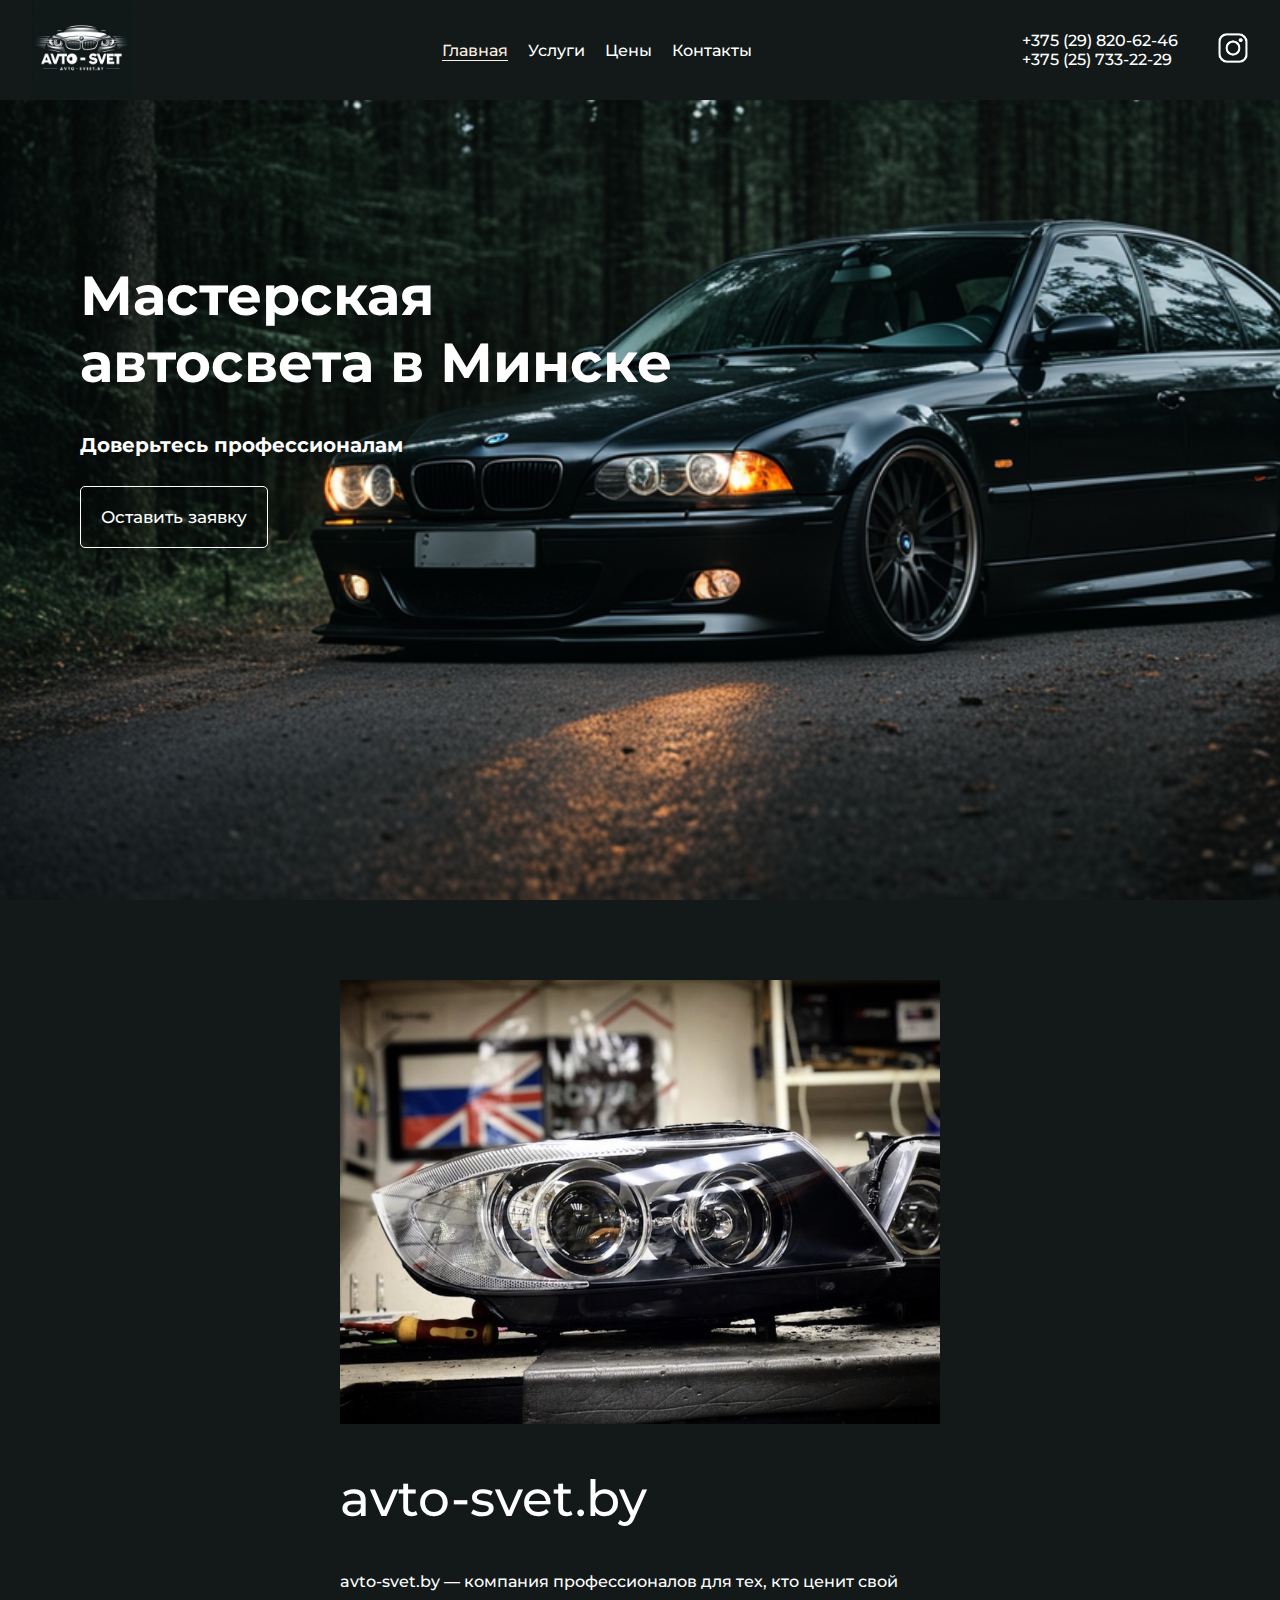
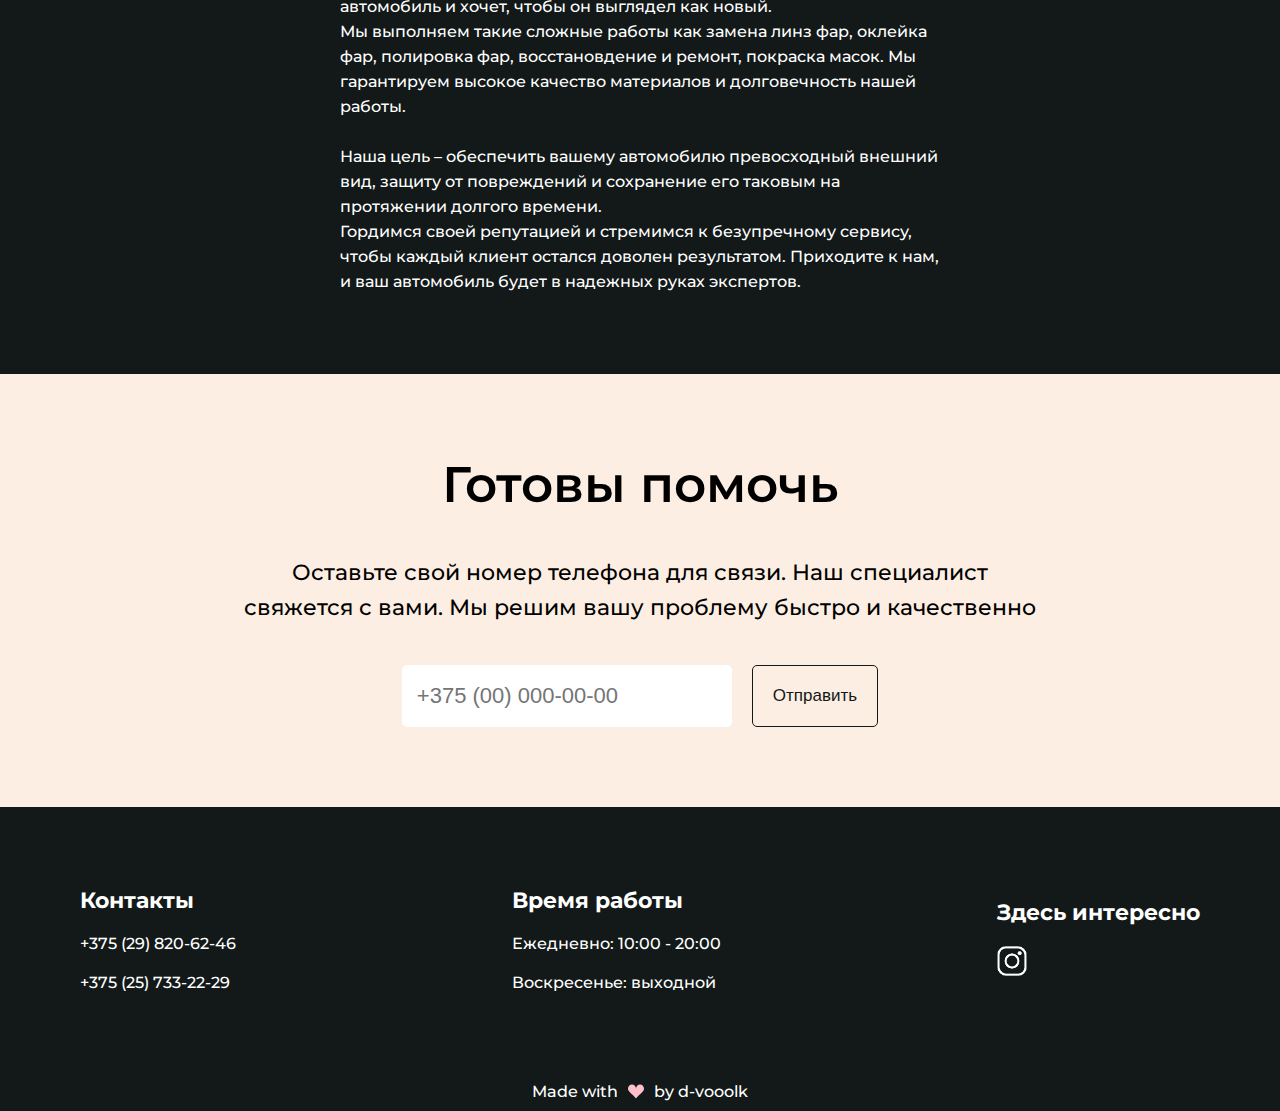
<file: index.html>
<!doctype html>
<html lang="ru">
<head>
    <meta charset="UTF-8">
    <meta name="viewport"
          content="width=device-width, user-scalable=no, initial-scale=1.0, maximum-scale=1.0, minimum-scale=1.0">
    <meta http-equiv="X-UA-Compatible" content="ie=edge">
    <title>avto-svet.by - Восстановление фар авто, полировка, замена стёкол, ремонт - Минск</title>
    <meta name="description"
          content="Полировка фап, ремонт фар, креплений, регулировка света по ГОСТ для техосмотра, замена стекла, у нас вы можете купить Би лед (bi-led) модули и установить их. Ремонт фар в Минске. -Ремонт корпусов фар -Установка Bi-led модулей -Ремонт креплений -Полировка фар. +375(29)820-62-46">

    <link rel="icon" type="image/x-icon" href="img/favicon.ico">
    <link rel="stylesheet" href="styles/styles.css">
    <link rel="stylesheet" href="styles/config.css">

    <link rel="preconnect" href="https://fonts.googleapis.com">
    <link rel="preconnect" href="https://fonts.gstatic.com" crossorigin>
    <link href="https://fonts.googleapis.com/css2?family=Montserrat:ital,wght@0,100..900;1,100..900&display=swap"
          rel="stylesheet">
</head>
<body>
<header>
    <div class="logo">
        <a href="index.html">
            <img src="img/logo.png" alt="avto-svet.by"/>
        </a>
    </div>
    <nav class="header-nav">
        <ul>
            <li><a class="current-page" href="index.html">Главная</a></li>
            <li><a href="services.html">Услуги</a></li>
            <li><a href="price.html">Цены</a></li>
            <li><a href="#footer">Контакты</a></li>
        </ul>
    </nav>
    <div class="header-contacts">
        <div class="header-phone">
            <a href="tel:+375 (29) 820-62-46">+375 (29) 820-62-46</a>
            <a href="tel:+375 (25) 733-22-29">+375 (25) 733-22-29</a>
        </div>
        <div class="inst">
            <a href="https://instagram.com/avto_svet_by" target="_blank">
                <img src="img/social/inst-white.png" alt="instagram-avto-svet.by"/>
            </a>
        </div>
    </div>


    <div class="mobile-menu">
        <div class="burger-container" id="burger">
            <img src="img/icons/burger-white.png" alt="menu" />
        </div>
        <div class="close-container" id="closeBurger">
            <img src="img/icons/close-white.png" alt="close menu" />
        </div>
    </div>

    <div class="mobile-nav" id="mobileNav">
        <nav>
            <nav class="header-nav-mobile">
                <ul>
                    <li><a class="current-page" href="index.html">Главная</a></li>
                    <li><a href="services.html">Услуги</a></li>
                    <li><a href="price.html">Цены</a></li>
                    <li><a href="#footer">Контакты</a></li>
                </ul>
            </nav>
            <div class="header-contacts-mobile">
                <div class="header-phone">
                    <a href="tel:+375 (29) 820-62-46">+375 (29) 820-62-46</a>
                    <a href="tel:+375 (25) 733-22-29">+375 (25) 733-22-29</a>
                </div>
                <div class="inst">
                    <a href="https://instagram.com/avto_svet_by" target="_blank">
                        <img src="img/social/inst-white.png" alt="instagram-avto-svet.by"/>
                    </a>
                </div>
            </div>
        </nav>
    </div>
</header>

<main>
    <section class="first-section">
        <div class="general-text-container">
            <h1 class="general-text">Мастерская автосвета в Минске</h1>
            <h2 class="under-general-text">Доверьтесь профессионалам</h2>
            <a href="#call-us" class="button">Оставить заявку</a>
        </div>
    </section>

    <section class="about">
        <div class="about-img">
            <img src="img/about/retrofit-about.jpeg" alt="retrofit-avtosvet-by"/>
        </div>
        <div class="about-text-container">
            <div class="about-header-text">
                avto-svet.by
            </div>
            <div class="about-description">
                avto-svet.by — компания профессионалов для тех, кто ценит свой автомобиль и хочет, чтобы он выглядел как
                новый. <br/>
                Мы выполняем такие сложные работы как замена линз фар, оклейка фар, полировка фар, восстановдение и
                ремонт, покраска масок. Мы гарантируем высокое качество материалов и долговечность нашей работы. <br/><br/>
                Наша цель – обеспечить вашему автомобилю превосходный внешний вид, защиту от повреждений и сохранение
                его таковым на протяжении долгого времени. <br/>
                Гордимся своей репутацией и стремимся к безупречному сервису, чтобы каждый клиент остался доволен
                результатом. Приходите к нам, и ваш автомобиль будет в надежных руках экспертов.
            </div>
        </div>
    </section>

    <section class="call-us" id="call-us">
        <div class="call-us-container">
            <div class="call-us-header">Готовы помочь</div>
            <div class="call-us-description">Оставьте свой номер телефона для связи. Наш специалист свяжется с вами. Мы решим вашу проблему быстро и качественно</div>
            <form class="call-us-form" action="send-phone.php" method="post" target="_blank">
                <input class="phone-input" formtarget="_blank" name="phone-send" type="tel" placeholder="+375 (00) 000-00-00">
                <input type="submit" class="button dark-button" value="Отправить">
            </form>
        </div>
    </section>
</main>

<footer id="footer">
    <div class="footer">
        <div class="footer-contacts">
            <div class="footer-title">Контакты</div>
            <a href="tel:+375 (29) 820-62-46">+375 (29) 820-62-46</a>
            <a href="tel:+375 (25) 733-22-29">+375 (25) 733-22-29</a>
        </div>
        <div class="work-time">
            <div class="footer-title">Время работы</div>
            <div>Ежедневно: 10:00 - 20:00</div>
            <div>Воскресенье: выходной</div>
        </div>
        <div class="footer-social">
            <div class="footer-title">Здесь интересно</div>
            <div class="footer-social-inst">
                <a href="https://instagram.com/avto_svet_by" target="_blank">
                    <img src="img/social/inst-white.png" alt="instagram-avto-svet.by"/>
                </a>
            </div>
        </div>
    </div>
    <div class="annotation">
        <span>Made with</span>
        <img src="img/icons/heart.svg" alt="made with love" />
        <span>by <a href="https://github.com/d-vooolk" target="_blank">d-vooolk</a></span>
    </div>
</footer>

<script src="scripts/mobileNav.js"></script>
</body>
</html>
</file>
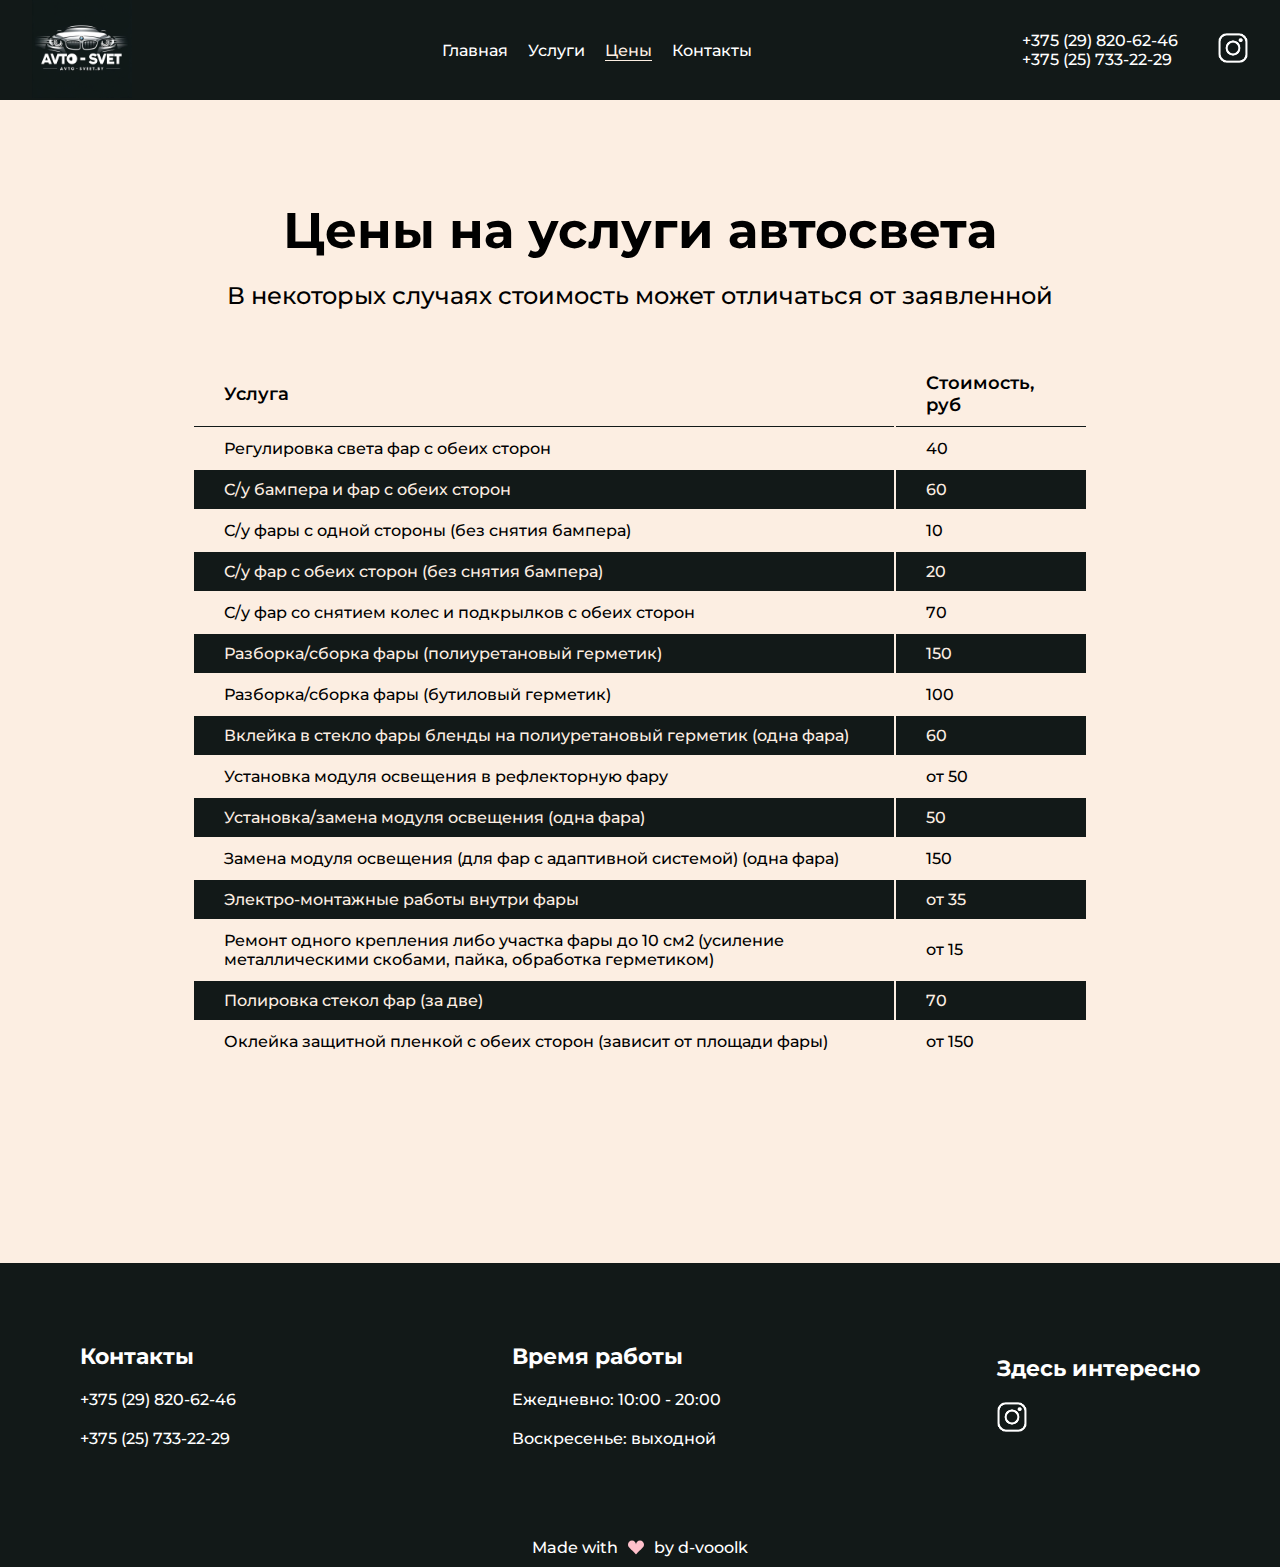
<file: price.html>
<!doctype html>
<html lang="ru">
<head>
    <meta charset="UTF-8">
    <meta name="viewport"
          content="width=device-width, user-scalable=no, initial-scale=1.0, maximum-scale=1.0, minimum-scale=1.0">
    <meta http-equiv="X-UA-Compatible" content="ie=edge">
    <title>Цены на услуги в мастерской автосвета avto-svet.by</title>
    <meta name="description"
          content="Стоимость услуг ремонта фар и установки линз вы можете узнать здесь. Ремонт фар в Минске. -Ремонт корпусов фар -Установка Bi-led модулей -Ремонт креплений -Полировка фар. +375(29)820-62-46">

    <link rel="icon" type="image/x-icon" href="img/favicon.ico">
    <link rel="stylesheet" href="styles/styles.css">
    <link rel="stylesheet" href="styles/config.css">
    <link rel="stylesheet" href="styles/price.css">

    <link rel="preconnect" href="https://fonts.googleapis.com">
    <link rel="preconnect" href="https://fonts.gstatic.com" crossorigin>
    <link href="https://fonts.googleapis.com/css2?family=Montserrat:ital,wght@0,100..900;1,100..900&display=swap"
          rel="stylesheet">
</head>
<body>
<header>
    <div class="logo">
        <a href="index.html">
            <img src="img/logo.png" alt="avto-svet.by"/>
        </a>
    </div>
    <nav class="header-nav">
        <ul>
            <li><a href="index.html">Главная</a></li>
            <li><a href="services.html">Услуги</a></li>
            <li><a class="current-page" href="price.html">Цены</a></li>
            <li><a href="#footer">Контакты</a></li>
        </ul>
    </nav>
    <div class="header-contacts">
        <div class="header-phone">
            <a href="tel:+375 (29) 820-62-46">+375 (29) 820-62-46</a>
            <a href="tel:+375 (25) 733-22-29">+375 (25) 733-22-29</a>
        </div>
        <div class="inst">
            <a href="https://instagram.com/avto_svet_by" target="_blank">
                <img src="img/social/inst-white.png" alt="instagram-avto-svet.by"/>
            </a>
        </div>
    </div>


    <div class="mobile-menu">
        <div class="burger-container" id="burger">
            <img src="img/icons/burger-white.png" alt="menu"/>
        </div>
        <div class="close-container" id="closeBurger">
            <img src="img/icons/close-white.png" alt="close menu"/>
        </div>
    </div>

    <div class="mobile-nav" id="mobileNav">
        <nav>
            <nav class="header-nav-mobile">
                <ul>
                    <li><a href="index.html">Главная</a></li>
                    <li><a href="services.html">Услуги</a></li>
                    <li><a class="current-page" href="price.html">Цены</a></li>
                    <li><a href="#footer">Контакты</a></li>
                </ul>
            </nav>
            <div class="header-contacts-mobile">
                <div class="header-phone">
                    <a href="tel:+375 (29) 820-62-46">+375 (29) 820-62-46</a>
                    <a href="tel:+375 (25) 733-22-29">+375 (25) 733-22-29</a>
                </div>
                <div class="inst">
                    <a href="https://instagram.com/avto_svet_by" target="_blank">
                        <img src="img/social/inst-white.png" alt="instagram-avto-svet.by"/>
                    </a>
                </div>
            </div>
        </nav>
    </div>
</header>

<main>
    <section class="price">
        <h1 class="title">Цены на услуги автосвета</h1>
        <h2 class="description">В некоторых случаях стоимость может отличаться от заявленной</h2>

        <table>
            <thead>
            <tr>
                <td>Услуга</td>
                <td>Стоимость, руб</td>
            </tr>
            </thead>
            <tbody>
            <tr>
                <td>Регулировка света фар с обеих сторон</td>
                <td>40</td>
            </tr>
            <tr class="dark">
                <td>С/у бампера и фар с обеих сторон</td>
                <td>60</td>
            </tr>
            <tr>
                <td>С/у фары с одной стороны (без снятия бампера)</td>
                <td>10</td>
            </tr>
            <tr class="dark">
                <td>С/у фар с обеих сторон (без снятия бампера)</td>
                <td>20</td>
            </tr>
            <tr>
                <td>С/у фар со снятием колес и подкрылков с обеих сторон</td>
                <td>70</td>
            </tr>
            <tr class="dark">
                <td>Разборка/сборка фары (полиуретановый герметик)</td>
                <td>150</td>
            </tr>
            <tr>
                <td>Разборка/сборка фары (бутиловый герметик)</td>
                <td>100</td>
            </tr>
            <tr class="dark">
                <td>Вклейка в стекло фары бленды на полиуретановый герметик (одна фара)</td>
                <td>60</td>
            </tr>
            <tr>
                <td>Установка модуля освещения в рефлекторную фару</td>
                <td>от 50</td>
            </tr>
            <tr class="dark">
                <td>Установка/замена модуля освещения (одна фара)</td>
                <td>50</td>
            </tr>
            <tr>
                <td>Замена модуля освещения (для фар с адаптивной системой) (одна фара)</td>
                <td>150</td>
            </tr>
            <tr class="dark">
                <td>Электро-монтажные работы внутри фары</td>
                <td>от 35</td>
            </tr>
            <tr>
                <td>Ремонт одного крепления либо участка фары до 10 см2 (усиление металлическими скобами, пайка, обработка герметиком)</td>
                <td>от 15</td>
            </tr>
            <tr class="dark">
                <td>Полировка стекол фар (за две)</td>
                <td>70</td>
            </tr>
            <tr>
                <td>Оклейка защитной пленкой с обеих сторон (зависит от площади фары)</td>
                <td>от 150</td>
            </tr>


            </tbody>
        </table>
    </section>
</main>

<footer id="footer">
    <div class="footer">
        <div class="footer-contacts">
            <div class="footer-title">Контакты</div>
            <a href="tel:+375 (29) 820-62-46">+375 (29) 820-62-46</a>
            <a href="tel:+375 (25) 733-22-29">+375 (25) 733-22-29</a>
        </div>
        <div class="work-time">
            <div class="footer-title">Время работы</div>
            <div>Ежедневно: 10:00 - 20:00</div>
            <div>Воскресенье: выходной</div>
        </div>
        <div class="footer-social">
            <div class="footer-title">Здесь интересно</div>
            <div class="footer-social-inst">
                <a href="https://instagram.com/avto_svet_by" target="_blank">
                    <img src="img/social/inst-white.png" alt="instagram-avto-svet.by"/>
                </a>
            </div>
        </div>
    </div>
    <div class="annotation">
        <span>Made with</span>
        <img src="img/icons/heart.svg" alt="made with love"/>
        <span>by <a href="https://github.com/d-vooolk" target="_blank">d-vooolk</a></span>
    </div>
</footer>

<script src="scripts/mobileNav.js"></script>
</body>
</html>
</file>
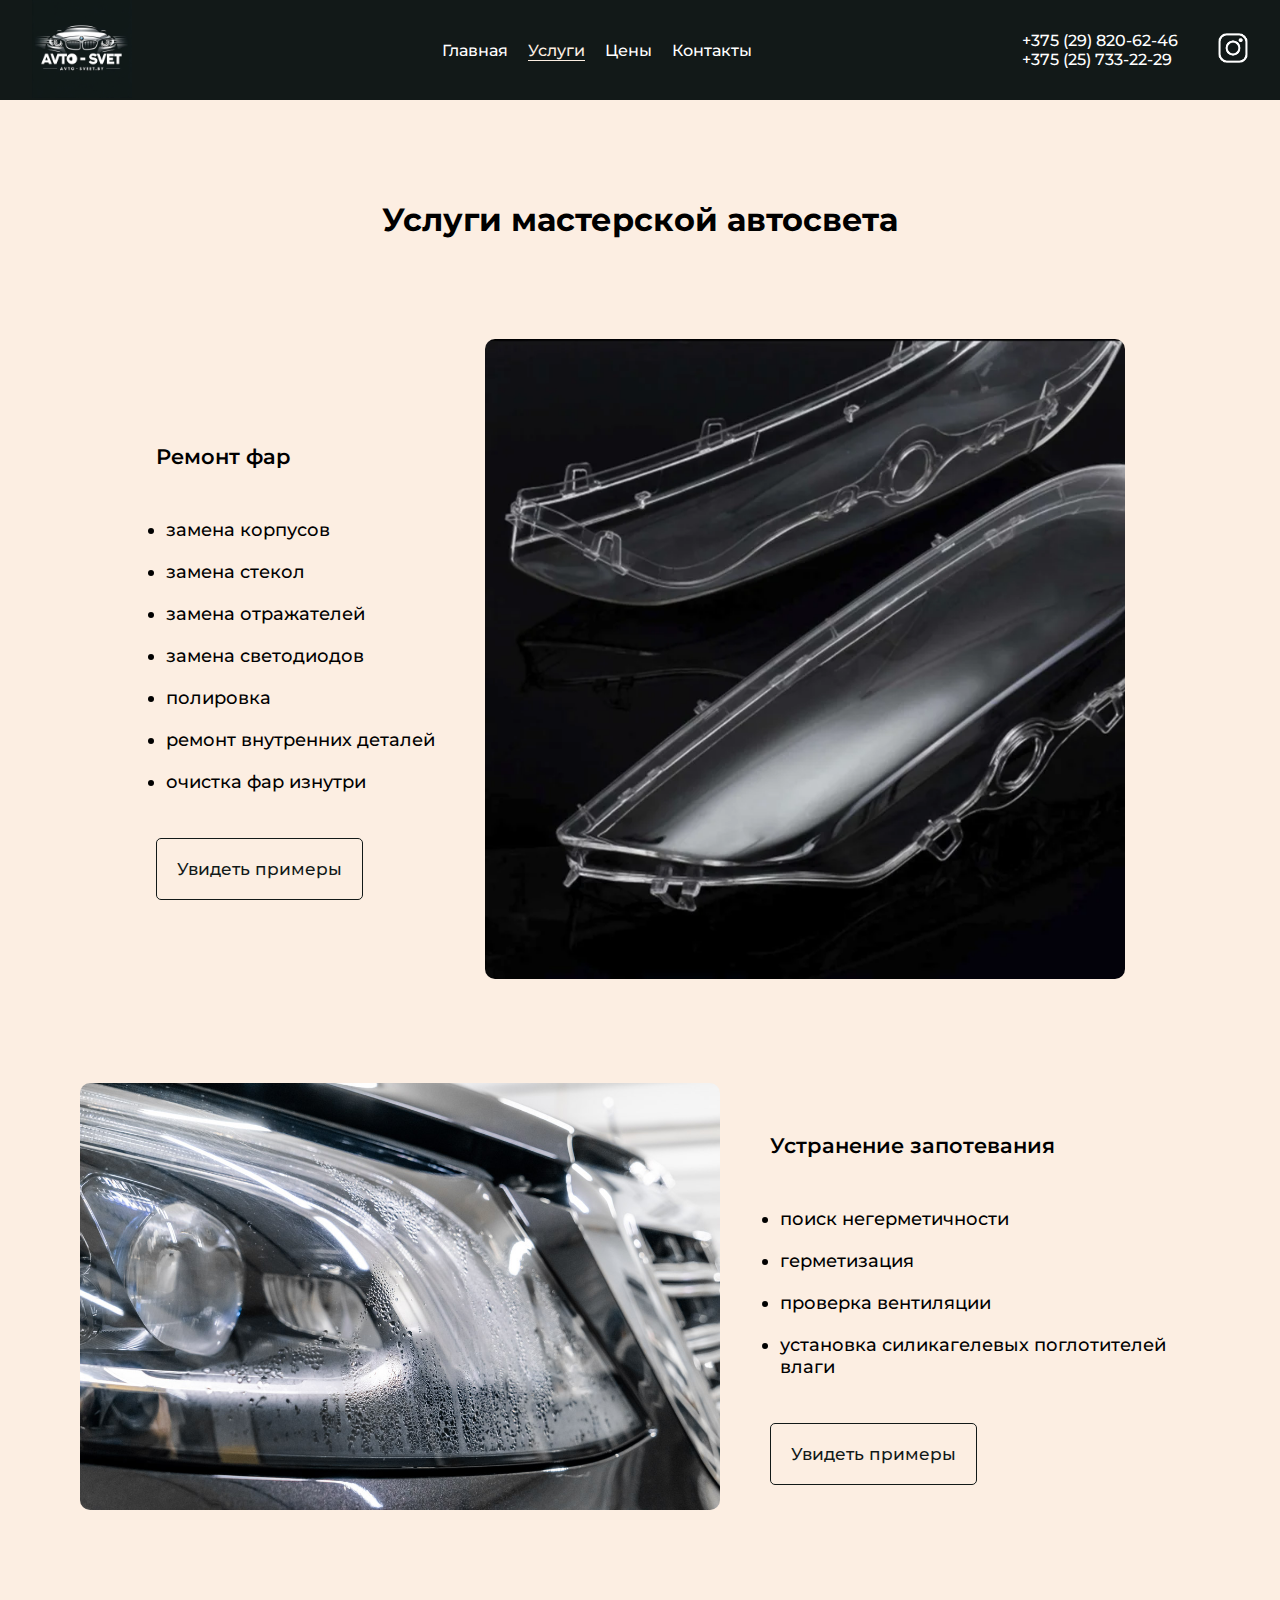
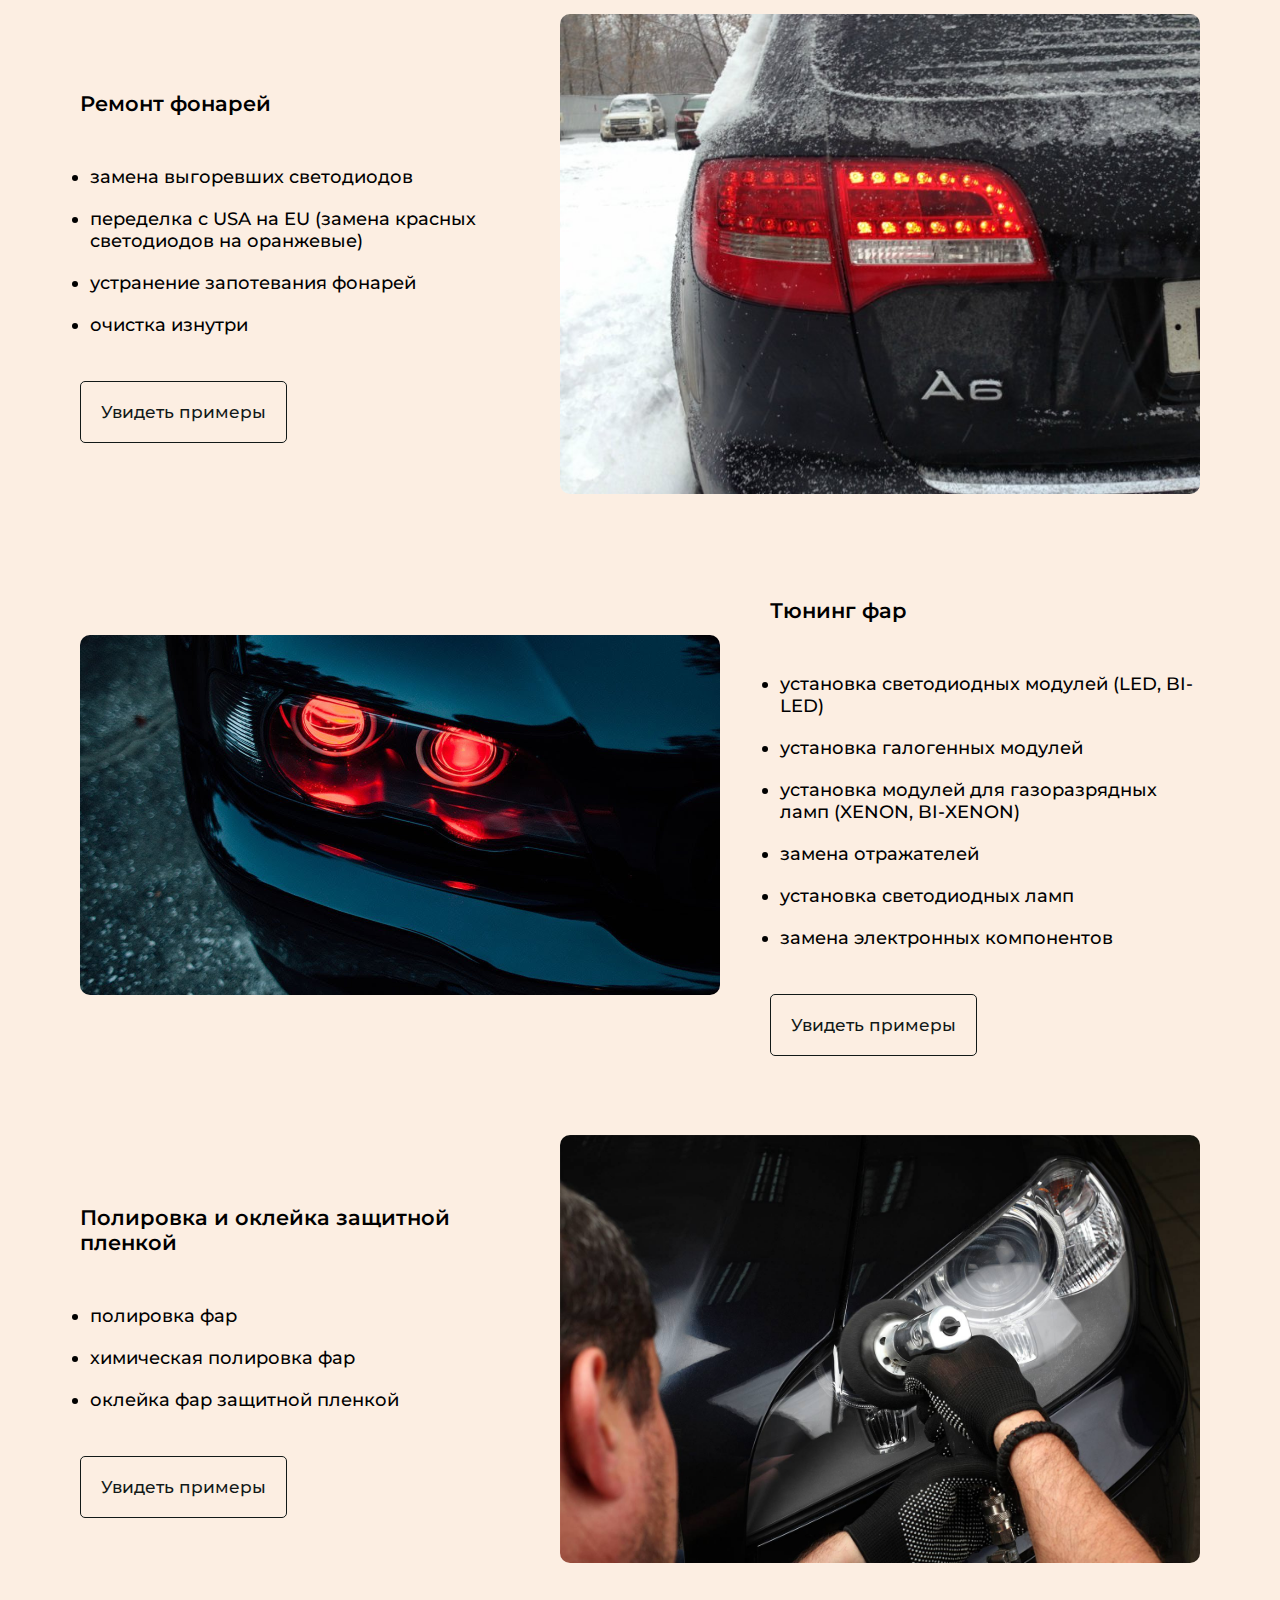
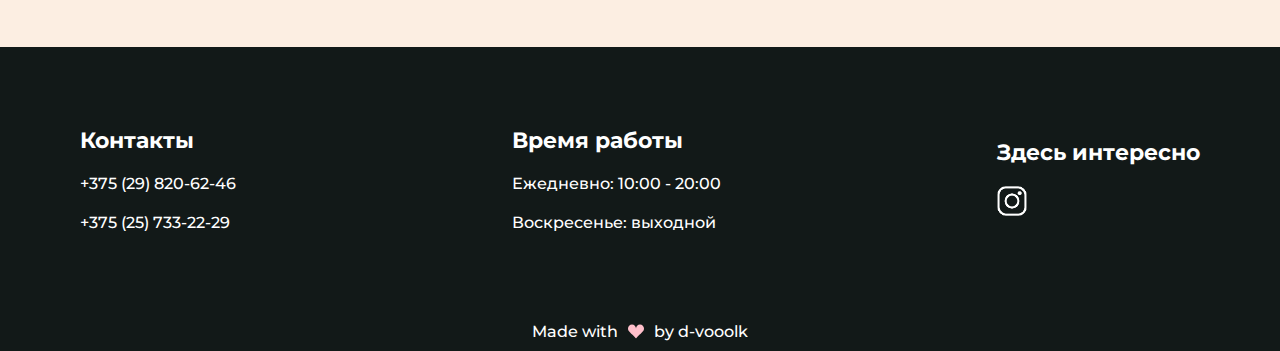
<file: services.html>
<!DOCTYPE html>
<html lang="en">
<head>
    <meta charset="UTF-8">
    <meta name="viewport"
          content="width=device-width, user-scalable=no, initial-scale=1.0, maximum-scale=1.0, minimum-scale=1.0">
    <meta http-equiv="X-UA-Compatible" content="ie=edge">
    <title>Услуги мастерской автосвета avto-svet.by</title>
    <meta name="description"
          content="Услуги которые мы оказываем своим клиентов в мастерской автосвета avto-svet.by. Ремонт фар в Минске. -Ремонт корпусов фар -Установка Bi-led модулей -Ремонт креплений -Полировка фар. +375(29)820-62-46">

    <link rel="icon" type="image/x-icon" href="img/favicon.ico">
    <link rel="stylesheet" href="styles/styles.css">
    <link rel="stylesheet" href="styles/config.css">
    <link rel="stylesheet" href="styles/services.css">

    <link rel="preconnect" href="https://fonts.googleapis.com">
    <link rel="preconnect" href="https://fonts.gstatic.com" crossorigin>
    <link href="https://fonts.googleapis.com/css2?family=Montserrat:ital,wght@0,100..900;1,100..900&display=swap"
          rel="stylesheet">
</head>
<body>
<header>
    <div class="logo">
        <a href="index.html">
            <img src="img/logo.png" alt="avto-svet.by"/>
        </a>
    </div>
    <nav class="header-nav">
        <ul>
            <li><a href="index.html">Главная</a></li>
            <li><a class="current-page" href="services.html">Услуги</a></li>
            <li><a href="price.html">Цены</a></li>
            <li><a href="#footer">Контакты</a></li>
        </ul>
    </nav>
    <div class="header-contacts">
        <div class="header-phone">
            <a href="tel:+375 (29) 820-62-46">+375 (29) 820-62-46</a>
            <a href="tel:+375 (25) 733-22-29">+375 (25) 733-22-29</a>
        </div>
        <div class="inst">
            <a href="https://instagram.com/avto_svet_by" target="_blank">
                <img src="img/social/inst-white.png" alt="instagram-avto-svet.by"/>
            </a>
        </div>
    </div>


    <div class="mobile-menu">
        <div class="burger-container" id="burger">
            <img src="img/icons/burger-white.png" alt="menu"/>
        </div>
        <div class="close-container" id="closeBurger">
            <img src="img/icons/close-white.png" alt="close menu"/>
        </div>
    </div>

    <div class="mobile-nav" id="mobileNav">
        <nav>
            <nav class="header-nav-mobile">
                <ul>
                    <li><a href="index.html">Главная</a></li>
                    <li><a class="current-page" href="services.html">Услуги</a></li>
                    <li><a href="price.html">Цены</a></li>
                    <li><a href="#footer">Контакты</a></li>
                </ul>
            </nav>
            <div class="header-contacts-mobile">
                <div class="header-phone">
                    <a href="tel:+375 (29) 820-62-46">+375 (29) 820-62-46</a>
                    <a href="tel:+375 (25) 733-22-29">+375 (25) 733-22-29</a>
                </div>
                <div class="inst">
                    <a href="https://instagram.com/avto_svet_by" target="_blank">
                        <img src="img/social/inst-white.png" alt="instagram-avto-svet.by"/>
                    </a>
                </div>
            </div>
        </nav>
    </div>
</header>

<main>
    <section class="title">
        <h1 class="page-title">Услуги мастерской автосвета</h1>
    </section>

    <section class="headlight-repair">
        <div class="description">
            <div class="category-title">Ремонт фар</div>
            <div class="category-list">
                <ul>
                    <li>замена корпусов</li>
                    <li>замена стекол</li>
                    <li>замена отражателей</li>
                    <li>замена светодиодов</li>
                    <li>полировка</li>
                    <li>ремонт внутренних деталей</li>
                    <li>очистка фар изнутри</li>
                </ul>
            </div>
            <div>
                <a class="button dark-button" href="https://instagram.com/avto_svet_by" target="_blank">Увидеть примеры</a>
            </div>
        </div>
        <div class="image">
            <img src="img/services/remont-far.webp" alt="headlight repair" />
        </div>
    </section>

    <section class="water-in-headlight">
        <div class="image">
            <img src="img/services/zapotevanie.jpeg" alt="water-in-headlight" />
        </div>

        <div class="description">
            <div class="category-title">Устранение запотевания</div>
            <div class="category-list">
                <ul>
                    <li>поиск негерметичности</li>
                    <li>герметизация</li>
                    <li>проверка вентиляции</li>
                    <li>установка силикагелевых поглотителей влаги</li>
                </ul>
            </div>
            <div>
                <a class="button dark-button" href="https://instagram.com/avto_svet_by" target="_blank">Увидеть примеры</a>
            </div>
        </div>
    </section>

    <section class="backlight-repair">
        <div class="description">
            <div class="category-title">Ремонт фонарей</div>
            <div class="category-list">
                <ul>
                    <li>замена выгоревших светодиодов</li>
                    <li>переделка с USA на EU (замена красных светодиодов на оранжевые)</li>
                    <li>устранение запотевания фонарей</li>
                    <li>очистка изнутри</li>
                </ul>
            </div>
            <div>
                <a class="button dark-button" href="https://instagram.com/avto_svet_by" target="_blank">Увидеть примеры</a>
            </div>
        </div>

        <div class="image">
            <img src="img/services/fonari.jpeg" alt="backlight-repair" />
        </div>
    </section>

    <section class="tuning">
        <div class="image">
            <img src="img/services/tuning.jpeg" alt="tuning" />
        </div>

        <div class="description">
            <div class="category-title">Тюнинг фар</div>
            <div class="category-list">
                <ul>
                    <li>установка светодиодных модулей (LED, BI-LED)</li>
                    <li>установка галогенных модулей</li>
                    <li>установка модулей для газоразрядных ламп (XENON, BI-XENON)</li>
                    <li>замена отражателей</li>
                    <li>установка светодиодных ламп</li>
                    <li>замена электронных компонентов</li>
                </ul>
            </div>
            <div>
                <a class="button dark-button" href="https://instagram.com/avto_svet_by" target="_blank">Увидеть примеры</a>
            </div>
        </div>
    </section>

    <section class="polirovka">
        <div class="description">
            <div class="category-title">Полировка и оклейка защитной пленкой</div>
            <div class="category-list">
                <ul>
                    <li>полировка фар</li>
                    <li>химическая полировка фар</li>
                    <li>оклейка фар защитной пленкой</li>
                </ul>
            </div>
            <div>
                <a class="button dark-button" href="https://instagram.com/avto_svet_by" target="_blank">Увидеть примеры</a>
            </div>
        </div>

        <div class="image">
            <img src="img/services/polirovka.jpeg" alt="polirovka" />
        </div>
    </section>
</main>

<footer id="footer">
    <div class="footer">
        <div class="footer-contacts">
            <div class="footer-title">Контакты</div>
            <a href="tel:+375 (29) 820-62-46">+375 (29) 820-62-46</a>
            <a href="tel:+375 (25) 733-22-29">+375 (25) 733-22-29</a>
        </div>
        <div class="work-time">
            <div class="footer-title">Время работы</div>
            <div>Ежедневно: 10:00 - 20:00</div>
            <div>Воскресенье: выходной</div>
        </div>
        <div class="footer-social">
            <div class="footer-title">Здесь интересно</div>
            <div class="footer-social-inst">
                <a href="https://instagram.com/avto_svet_by" target="_blank">
                    <img src="img/social/inst-white.png" alt="instagram-avto-svet.by"/>
                </a>
            </div>
        </div>
    </div>
    <div class="annotation">
        <span>Made with</span>
        <img src="img/icons/heart.svg" alt="made with love"/>
        <span>by <a href="https://github.com/d-vooolk" target="_blank">d-vooolk</a></span>
    </div>
</footer>

<script src="scripts/mobileNav.js"></script>
</body>
</html>
</file>
<file: styles/styles.css>
html {
    scroll-behavior: smooth;
}

body {
    margin: 0;
    padding: 0;
    font-family: "Montserrat", sans-serif;
    font-optical-sizing: auto;
    font-weight: 500;
    font-style: normal;
    font-size: 16px;
    box-sizing: border-box;
}

header {
    max-height: 100px;
    display: flex;
    padding: 0 5em;
    background-color: var(--base-background-color);
    align-items: center;
    justify-content: space-between;
    color: white;
    position: fixed;
    width: 100%;
    box-sizing: border-box;
}

header a {
    color: white;
}

.logo img {
    width: 100px;
}

.header-contacts {
    display: flex;
    align-items: center;
    gap: 40px
}

.header-phone {
    display: flex;
    flex-direction: column;
}

.header-phone a:hover {
    color: var(--base-light-background);
}

.header-nav ul {
    display: flex;
    list-style: none;
    gap: 40px;
}

.header-nav ul li a:hover {
    color: var(--base-light-background);
    border-bottom: 1px solid var(--base-light-background);
    transition: 0.5s;
}

a {
    text-decoration: none;
}

.inst img {
    width: 30px;
}

.first-section {
    background-image: url("../img/first/first.png");
    width: 100%;
    height: 100vh;
    background-size: cover;
    background-position: left;
    color: white;
}

.general-text-container {
    padding: 25vh 5em;
    gap: 40px
}

.general-text {
    font-size: 55px;
    max-width: 600px;
}

.under-general-text {
    font-size: 20px;
    margin-bottom: 50px;
}

.button {
    border: 1px solid white;
    background-color: transparent;
    color: white;
    padding: 20px;
    font-size: 17px;
    border-radius: 5px;
    cursor: pointer;
    transition: ease-in-out, 0.5s;
}

.button:hover {
    background-color: white;
    color: var(--base-background-color);
    transition: ease-in-out, 0.5s;
}

.dark-button {
    color: var(--base-text-color-dark);
    border: 1px solid var(--base-text-color-dark);
}

.dark-button:hover {
    background-color: var(--base-text-color-dark);
    color: var(--base-light-background);
}

.about {
    display: flex;
    padding: var(--base-section-padding);
    background-color: var(--base-background-color);
    color: var(--base-text-color-light);
    gap: 40px;
    align-items: center;
    justify-content: center;
}

.about-img img {
    max-width: 600px;
}

.about-header-text {
    font-size: 50px;
}

.about-text-container {
    display: flex;
    flex-direction: column;
    gap: 40px;
}

.about-description {
    max-width: 600px;
    line-height: 25px;
}

footer {
    display: flex;
    flex-direction: column;
    background-color: var(--base-background-color);
    color: var(--base-text-color-light);
}

footer a {
    color: var(--base-text-color-light);
}

.annotation {
    display: flex;
    gap: 10px;
    padding: 10px;
    justify-content: center;
}

.footer {
    display: flex;
    background-color: var(--base-background-color);
    color: var(--base-text-color-light);
    padding: var(--base-section-padding);
    align-items: center;
    justify-content: space-between;
}

.footer a {
    color: var(--base-text-color-light);
}

.footer-title {
    font-size: 22px;
    font-weight: 700;
}

.footer-contacts, .work-time, .footer-social {
    display: flex;
    flex-direction: column;
    gap: 20px;
}

.footer-social-inst img {
    width: 30px;
}

.call-us {
    background-color: var(--base-light-background);
    padding: var(--base-section-padding);
}

.call-us-container {
    display: flex;
    flex-direction: column;
    gap: 40px;
    align-items: center;
    justify-content: center;
}

.call-us-header {
    font-size: 50px;
    font-weight: 600;
}

.call-us-description {
    font-size: 22px;
    max-width: 800px;
    line-height: 35px;
    text-align: center;
}

.call-us-form {
    display: flex;
    gap: 20px;
}

.phone-input {
    width: 300px;
    padding: 0 15px;
    font-size: 22px;
    border: none;
    border-radius: 5px;
    outline:none;
}

.mobile-menu {
    display: none;
    justify-content: center;
    align-items: center;
}

.mobile-nav {
    display: none;
}

.current-page {
    color: var(--base-light-background);
    border-bottom: 1px solid var(--base-light-background);
}

@media (min-width: 1px) and (max-width: 1280px) {
    header {
        padding: 2em;
    }

    .header-nav ul {
        display: flex;
        list-style: none;
        gap: 20px;
    }

    .about {
        flex-direction: column;
    }
}

@media (min-width: 340px) and (max-width: 768px) {
    .header-nav {
        display: none;
    }

    .header-contacts {
        display: none;
    }

    .first-section {
        background-position: -150px 100px;
    }

    .general-text {
        font-size: 30px;
    }

    .general-text-container {
        padding: 25vh 2em;
    }

    .about-img img {
        max-width: 90vw;
    }

    .about-header-text {
        font-size: 30px;
        width: 90vw;
    }

    .about-description {
        max-width: 600px;
        line-height: 25px;
    }

    .call-us-header {
        font-size: 30px;
        font-weight: 600;
        width: 90vw;
        text-align: center;
    }

    .call-us-description {
        font-size: 19px;
        max-width: 800px;
        line-height: 35px;
        text-align: center;
    }

    .call-us-form {
        flex-direction: column;
        gap: 20px;
    }

    .phone-input {
        line-height: 50px;
    }

    .footer {
        flex-direction: column;
        gap: 40px;
        padding: 3em;
        justify-content: center;
    }

    .footer-contacts, .work-time, .footer-social {
        align-items: center;
    }

    .burger-container {
        display: flex;
    }

    .burger-container img {
        max-width: 50px;
    }

    .close-container {
        display: none;
    }

    .close-container img {
        max-width: 40px;
    }

    .mobile-nav {
        position: absolute;
        background-color: var(--base-background-color);
        top: 100px;
        left: 0;
        width: 100vw;
        padding: 20px 20px 50px;
        box-sizing: border-box;
        flex-direction: column;
    }

    .mobile-nav nav {
        display: flex;
        flex-direction: column;
        gap: 40px;
    }

    .header-nav-mobile ul {
        display: flex;
        flex-direction: column;
        list-style: none;
        gap: 40px;
        align-items: center;
        padding: 0;
    }

    .header-phone {
        display: flex;
        gap: 20px;
    }

    .header-contacts-mobile {
        display: flex;
        flex-direction: column;
        align-items: center;
        gap: 40px
    }

    .mobile-menu {
        display: flex;
        justify-content: center;
        align-items: center;
    }
}
</file>
<file: styles/config.css>
:root {
    --base-background-color: rgb(18, 25, 24);
    --base-light-background: #fceee2;
    --base-text-color-dark: rgb(18, 25, 24);
    --base-text-color-light: white;

    --base-section-padding: 5em 5em;
    --base-padding-top: 5em;
    --base-padding-bottom: 5em;
    --base-padding-left: 5em;
}
</file>
<file: styles/price.css>
.price {
    padding: 200px 0;
    background-color: var(--base-light-background);
    display: flex;
    flex-direction: column;
    justify-content: center;
    align-items: center;
}

.title {
    font-size: 50px;
    margin: 0;
    text-align: center;
}

.description {
    font-weight: 500;
    margin-bottom: 50px;
    text-align: center;
}

table {
    max-width: 70vw;
}

table thead td {
    font-size: 18px;
    font-weight: 600;
    border-bottom: 1px solid var(--base-background-color);
}

table td {
    padding: 10px 30px;
}

.dark {
    background-color: var(--base-background-color);
    color: var(--base-light-background);
}
</file>
<file: styles/services.css>
main {
    display: flex;
    flex-direction: column;
    gap: 100px;
    background-color: var(--base-light-background);
    max-width: 100vw;
    padding: 0 5em 5em;
}

.title {
    padding-top: 200px;
}

.page-title {
    margin: 0;
    text-align: center;
}

section img {
    max-width: 50vw;
    border-radius: 10px;
}

section {
    display: flex;
    flex-direction: row;
    justify-content: center;
    align-items: center;
    gap: 50px;
}

.category-title {
    font-size: 21px;
    font-weight: 600;
}

main ul {
    display: flex;
    flex-direction: column;
    gap: 20px;
    margin-block-start: 0;
    padding-inline-start: 10px;
}

main ul li {
    font-size: 18px;
}

.description {
    display: flex;
    flex-direction: column;
    gap: 50px;
    align-items: flex-start;
}

@media (min-width: 1px) and (max-width: 1000px) {
    section {
        flex-direction: column;
    }

    section img {
        max-width: 80vw;
    }
}
</file>
